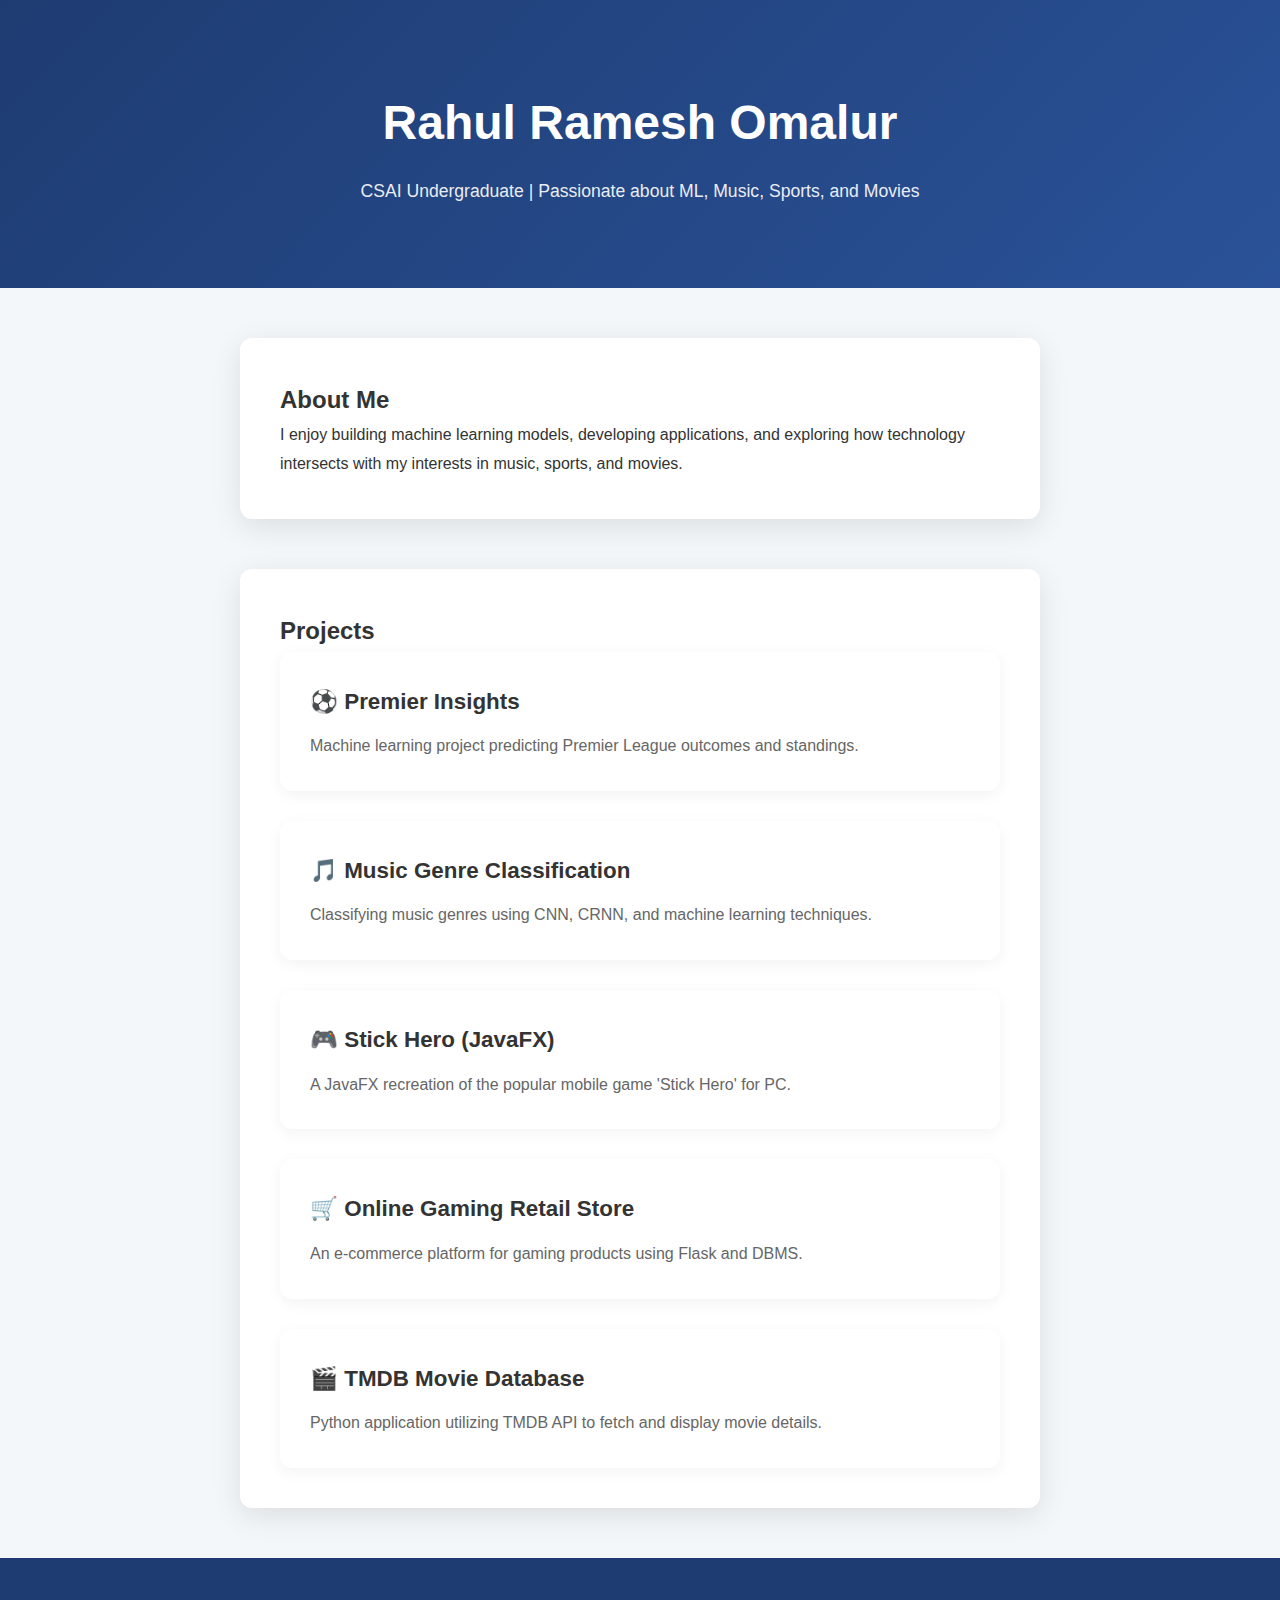
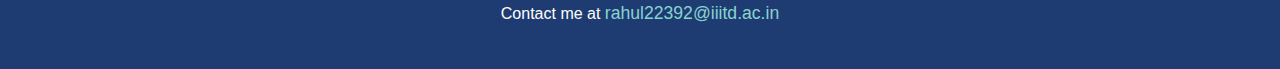
<file: index.html>
<!DOCTYPE html>
<html lang="en">
<head>
    <meta charset="UTF-8">
    <meta name="viewport" content="width=device-width, initial-scale=1.0">
    <title>Rahul Ramesh Omalur | Portfolio</title>
    <link rel="stylesheet" href="assets/css/style.css">
</head>
<body>
    <header>
        <h1>Rahul Ramesh Omalur</h1>
        <p>CSAI Undergraduate | Passionate about ML, Music, Sports, and Movies</p>
    </header>

    <section class="index-layout about">
        <h2>About Me</h2>
        <p>
            I enjoy building machine learning models, developing applications, and exploring how technology intersects 
            with my interests in music, sports, and movies.
        </p>
    </section>

    <section class="index-layout projects">
        <h2>Projects</h2>
        <ul>
            <li>
                <a href="projects/premier-insights.html">⚽ Premier Insights</a>
                <p>Machine learning project predicting Premier League outcomes and standings.</p>
            </li>
            <li>
                <a href="projects/music-genre-classification.html">🎵 Music Genre Classification</a>
                <p>Classifying music genres using CNN, CRNN, and machine learning techniques.</p>
            </li>
            <li>
                <a href="projects/stick-hero.html">🎮 Stick Hero (JavaFX)</a>
                <p>A JavaFX recreation of the popular mobile game 'Stick Hero' for PC.</p>
            </li>
            <li>
                <a href="projects/online-gaming-store.html">🛒 Online Gaming Retail Store</a>
                <p>An e-commerce platform for gaming products using Flask and DBMS.</p>
            </li>
            <li>
                <a href="projects/tmdb-movie-database.html">🎬 TMDB Movie Database</a>
                <p>Python application utilizing TMDB API to fetch and display movie details.</p>
            </li>
        </ul>
    </section>

    <footer>
        <p>Contact me at <a href="mailto:rahul22392@iiitd.ac.in">rahul22392@iiitd.ac.in</a></p>
    </footer>
</body>
</html>
</file>
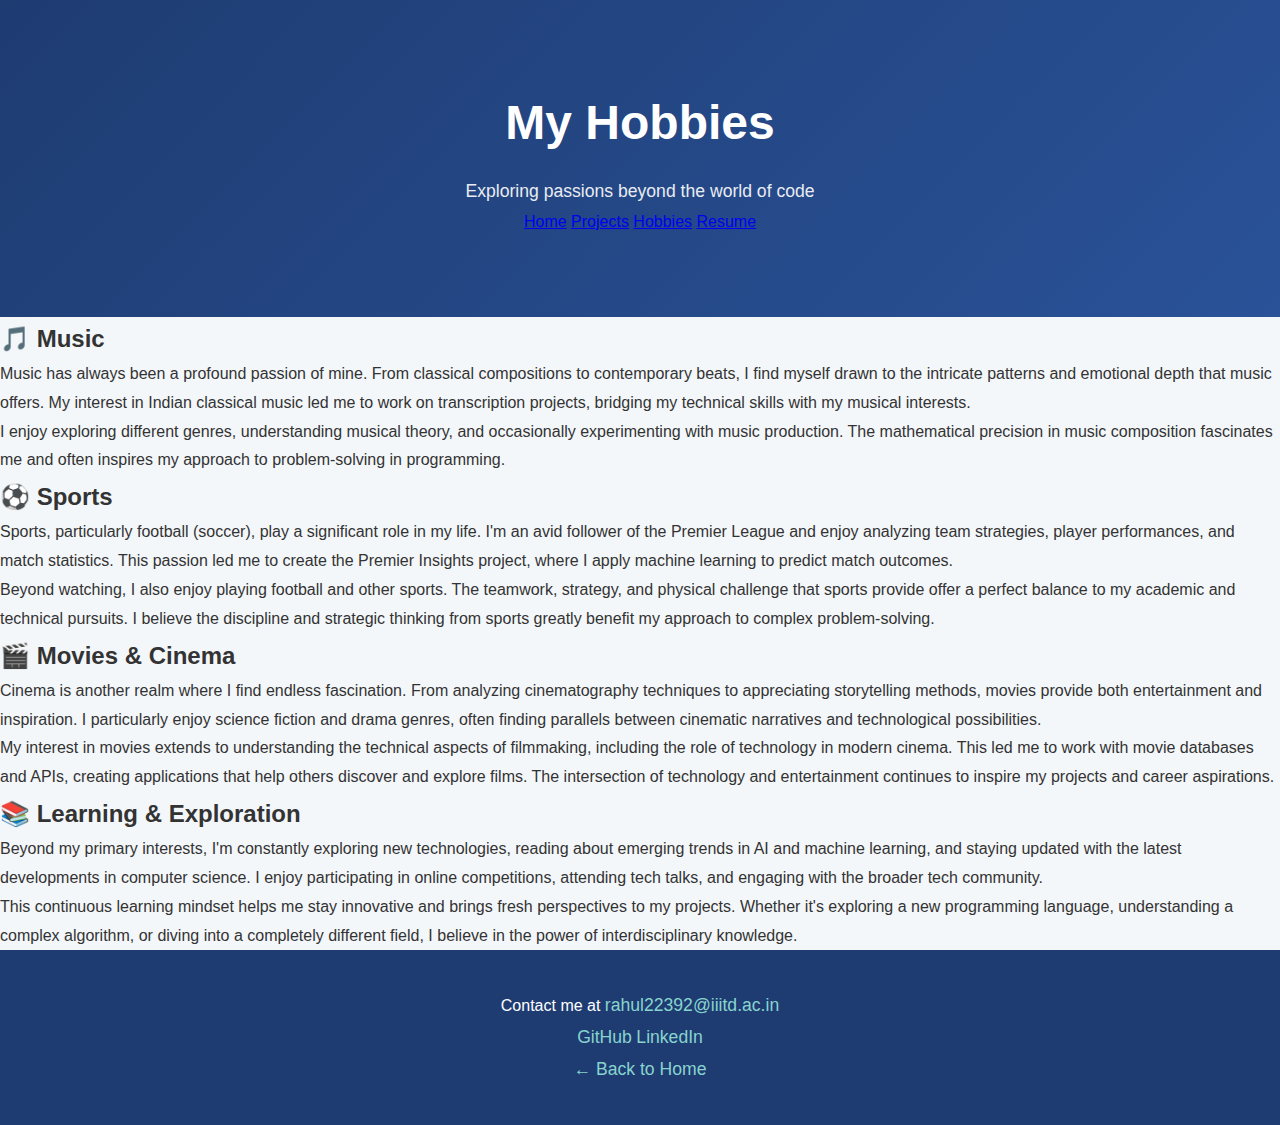
<file: hobbies.html>
<!DOCTYPE html>
<html lang="en">
<head>
    <meta charset="UTF-8">
    <meta name="viewport" content="width=device-width, initial-scale=1.0">
    <title>Hobbies | Rahul Ramesh Omalur</title>
    <link rel="preconnect" href="https://fonts.googleapis.com">
    <link rel="preconnect" href="https://fonts.gstatic.com" crossorigin>
    <link href="https://fonts.googleapis.com/css2?family=Inter:wght@400;500;600;700&family=Playfair+Display:wght@600;700&display=swap" rel="stylesheet">
    <link rel="stylesheet" href="assets/css/style.css">
</head>
<body>
    <header>
        <div class="container">
            <h1>My Hobbies</h1>
            <p>Exploring passions beyond the world of code</p>
            <nav class="main-nav">
                <a href="index.html" class="nav-link">Home</a>
                <a href="projects.html" class="nav-link">Projects</a>
                <a href="hobbies.html" class="nav-link active">Hobbies</a>
                <a href="resume.html" class="nav-link">Resume</a>
            </nav>
        </div>
    </header>

    <main class="container">
        <section class="hobby-section">
            <h2>🎵 Music</h2>
            <p>
                Music has always been a profound passion of mine. From classical compositions to contemporary beats, 
                I find myself drawn to the intricate patterns and emotional depth that music offers. My interest in 
                Indian classical music led me to work on transcription projects, bridging my technical skills with 
                my musical interests.
            </p>
            <p>
                I enjoy exploring different genres, understanding musical theory, and occasionally experimenting with 
                music production. The mathematical precision in music composition fascinates me and often inspires 
                my approach to problem-solving in programming.
            </p>
        </section>

        <section class="hobby-section">
            <h2>⚽ Sports</h2>
            <p>
                Sports, particularly football (soccer), play a significant role in my life. I'm an avid follower of 
                the Premier League and enjoy analyzing team strategies, player performances, and match statistics. 
                This passion led me to create the Premier Insights project, where I apply machine learning to predict 
                match outcomes.
            </p>
            <p>
                Beyond watching, I also enjoy playing football and other sports. The teamwork, strategy, and physical 
                challenge that sports provide offer a perfect balance to my academic and technical pursuits. I believe 
                the discipline and strategic thinking from sports greatly benefit my approach to complex problem-solving.
            </p>
        </section>

        <section class="hobby-section">
            <h2>🎬 Movies & Cinema</h2>
            <p>
                Cinema is another realm where I find endless fascination. From analyzing cinematography techniques to 
                appreciating storytelling methods, movies provide both entertainment and inspiration. I particularly 
                enjoy science fiction and drama genres, often finding parallels between cinematic narratives and 
                technological possibilities.
            </p>
            <p>
                My interest in movies extends to understanding the technical aspects of filmmaking, including the role 
                of technology in modern cinema. This led me to work with movie databases and APIs, creating applications 
                that help others discover and explore films. The intersection of technology and entertainment continues 
                to inspire my projects and career aspirations.
            </p>
        </section>

        <section class="hobby-section">
            <h2>📚 Learning & Exploration</h2>
            <p>
                Beyond my primary interests, I'm constantly exploring new technologies, reading about emerging trends 
                in AI and machine learning, and staying updated with the latest developments in computer science. 
                I enjoy participating in online competitions, attending tech talks, and engaging with the broader 
                tech community.
            </p>
            <p>
                This continuous learning mindset helps me stay innovative and brings fresh perspectives to my projects. 
                Whether it's exploring a new programming language, understanding a complex algorithm, or diving into 
                a completely different field, I believe in the power of interdisciplinary knowledge.
            </p>
        </section>
    </main>

    <footer>
        <div class="container">
            <div class="footer-content">
                <p>Contact me at <a href="mailto:rahul22392@iiitd.ac.in" class="footer__link">rahul22392@iiitd.ac.in</a></p>
                <div class="social-links">
                    <a href="https://github.com/Rahul14052004" target="_blank" class="footer__link">GitHub</a>
                    <a href="https://linkedin.com/in/rahul-ramesh-omalur" target="_blank" class="footer__link">LinkedIn</a>
                </div>
                <p><a href="index.html" class="footer__link">← Back to Home</a></p>
            </div>
        </div>
    </footer>
</body>
</html>
</file>
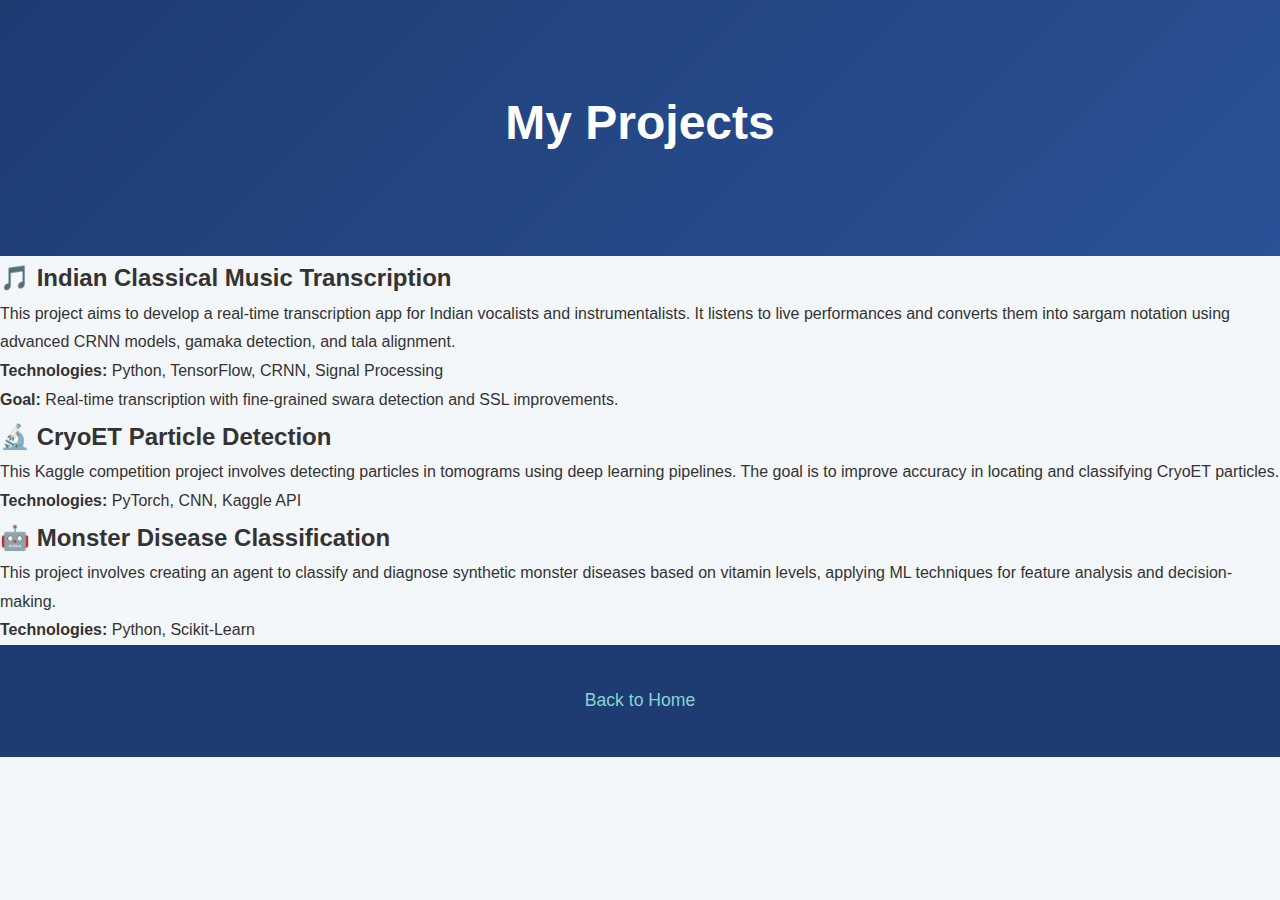
<file: projects.html>
<!DOCTYPE html>
<html lang="en">
<head>
    <meta charset="UTF-8">
    <meta name="viewport" content="width=device-width, initial-scale=1.0">
    <title>Projects | Sumeet Omalur</title>
    <link rel="stylesheet" href="assets/css/style.css">
</head>
<body>
    <header>
        <h1>My Projects</h1>
    </header>

    <section id="icm">
        <h2>🎵 Indian Classical Music Transcription</h2>
        <p>
            This project aims to develop a real-time transcription app for Indian vocalists and instrumentalists. 
            It listens to live performances and converts them into sargam notation using advanced CRNN models, gamaka detection, and tala alignment.
        </p>
        <p><b>Technologies:</b> Python, TensorFlow, CRNN, Signal Processing</p>
        <p><b>Goal:</b> Real-time transcription with fine-grained swara detection and SSL improvements.</p>
    </section>

    <section id="cryoet">
        <h2>🔬 CryoET Particle Detection</h2>
        <p>
            This Kaggle competition project involves detecting particles in tomograms using deep learning pipelines. 
            The goal is to improve accuracy in locating and classifying CryoET particles.
        </p>
        <p><b>Technologies:</b> PyTorch, CNN, Kaggle API</p>
    </section>

    <section id="ml">
        <h2>🤖 Monster Disease Classification</h2>
        <p>
            This project involves creating an agent to classify and diagnose synthetic monster diseases based on vitamin levels, 
            applying ML techniques for feature analysis and decision-making.
        </p>
        <p><b>Technologies:</b> Python, Scikit-Learn</p>
    </section>

    <footer>
        <p><a href="index.html">Back to Home</a></p>
    </footer>
</body>
</html>
</file>
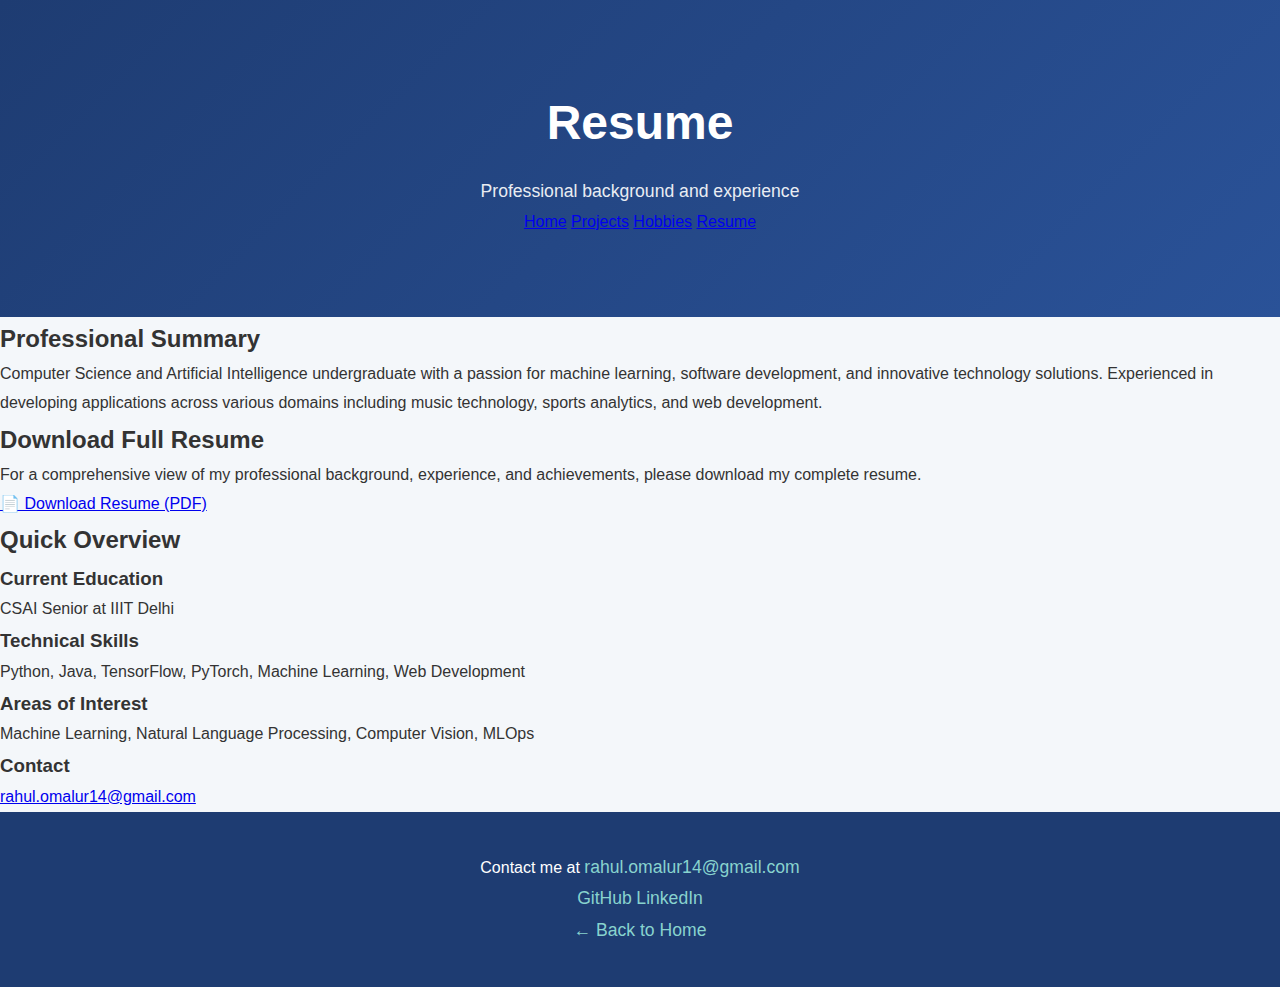
<file: resume.html>
<!DOCTYPE html>
<html lang="en">
<head>
    <meta charset="UTF-8">
    <meta name="viewport" content="width=device-width, initial-scale=1.0">
    <title>Resume | Rahul Ramesh Omalur</title>
    <link rel="preconnect" href="https://fonts.googleapis.com">
    <link rel="preconnect" href="https://fonts.gstatic.com" crossorigin>
    <link href="https://fonts.googleapis.com/css2?family=Inter:wght@400;500;600;700&family=Playfair+Display:wght@600;700&display=swap" rel="stylesheet">
    <link rel="stylesheet" href="assets/css/style.css">
</head>
<body>
    <header>
        <div class="container">
            <h1>Resume</h1>
            <p>Professional background and experience</p>
            <nav class="main-nav">
                <a href="index.html" class="nav-link">Home</a>
                <a href="projects.html" class="nav-link">Projects</a>
                <a href="hobbies.html" class="nav-link">Hobbies</a>
                <a href="resume.html" class="nav-link active">Resume</a>
            </nav>
        </div>
    </header>

    <main class="container">
        <section class="resume-section">
            <h2>Professional Summary</h2>
            <p>
                Computer Science and Artificial Intelligence undergraduate with a passion for machine learning, 
                software development, and innovative technology solutions. Experienced in developing applications 
                across various domains including music technology, sports analytics, and web development.
            </p>
        </section>

        <section class="resume-section">
            <h2>Download Full Resume</h2>
            <div class="resume-download">
                <p>For a comprehensive view of my professional background, experience, and achievements, please download my complete resume.</p>
                <a href="assets/css/Rahul_Resume.pdf" class="resume-download-btn" target="_blank">
                    📄 Download Resume (PDF)
                </a>
                
            </div>
        </section>

        <section class="resume-section">
            <h2>Quick Overview</h2>
            <div class="resume-overview">
                <div class="overview-item">
                    <h3>Current Education</h3>
                    <p>CSAI Senior at IIIT Delhi</p>
                </div>
                <div class="overview-item">
                    <h3>Technical Skills</h3>
                    <p>Python, Java, TensorFlow, PyTorch, Machine Learning, Web Development</p>
                </div>
                <div class="overview-item">
                    <h3>Areas of Interest</h3>
                    <p>Machine Learning, Natural Language Processing, Computer Vision, MLOps</p>
                </div>
                <div class="overview-item">
                    <h3>Contact</h3>
                    <p><a href="mailto:rahul.omalur14@gmail.com">rahul.omalur14@gmail.com</a></p>
                </div>
            </div>
        </section>
    </main>

    <footer>
        <div class="container">
            <div class="footer-content">
                <p>Contact me at <a href="mailto:rahul.omalur14@gmail.com" class="footer__link">rahul.omalur14@gmail.com</a></p>
                <div class="social-links">
                    <a href="https://github.com/rahulomalur" target="_blank" class="footer__link">GitHub</a>
                    <a href="https://www.linkedin.com/in/rahul-omalur" target="_blank" class="footer__link">LinkedIn</a>
                </div>
                <p><a href="index.html" class="footer__link">← Back to Home</a></p>
            </div>
        </div>
    </footer>
</body>
</html>
</file>
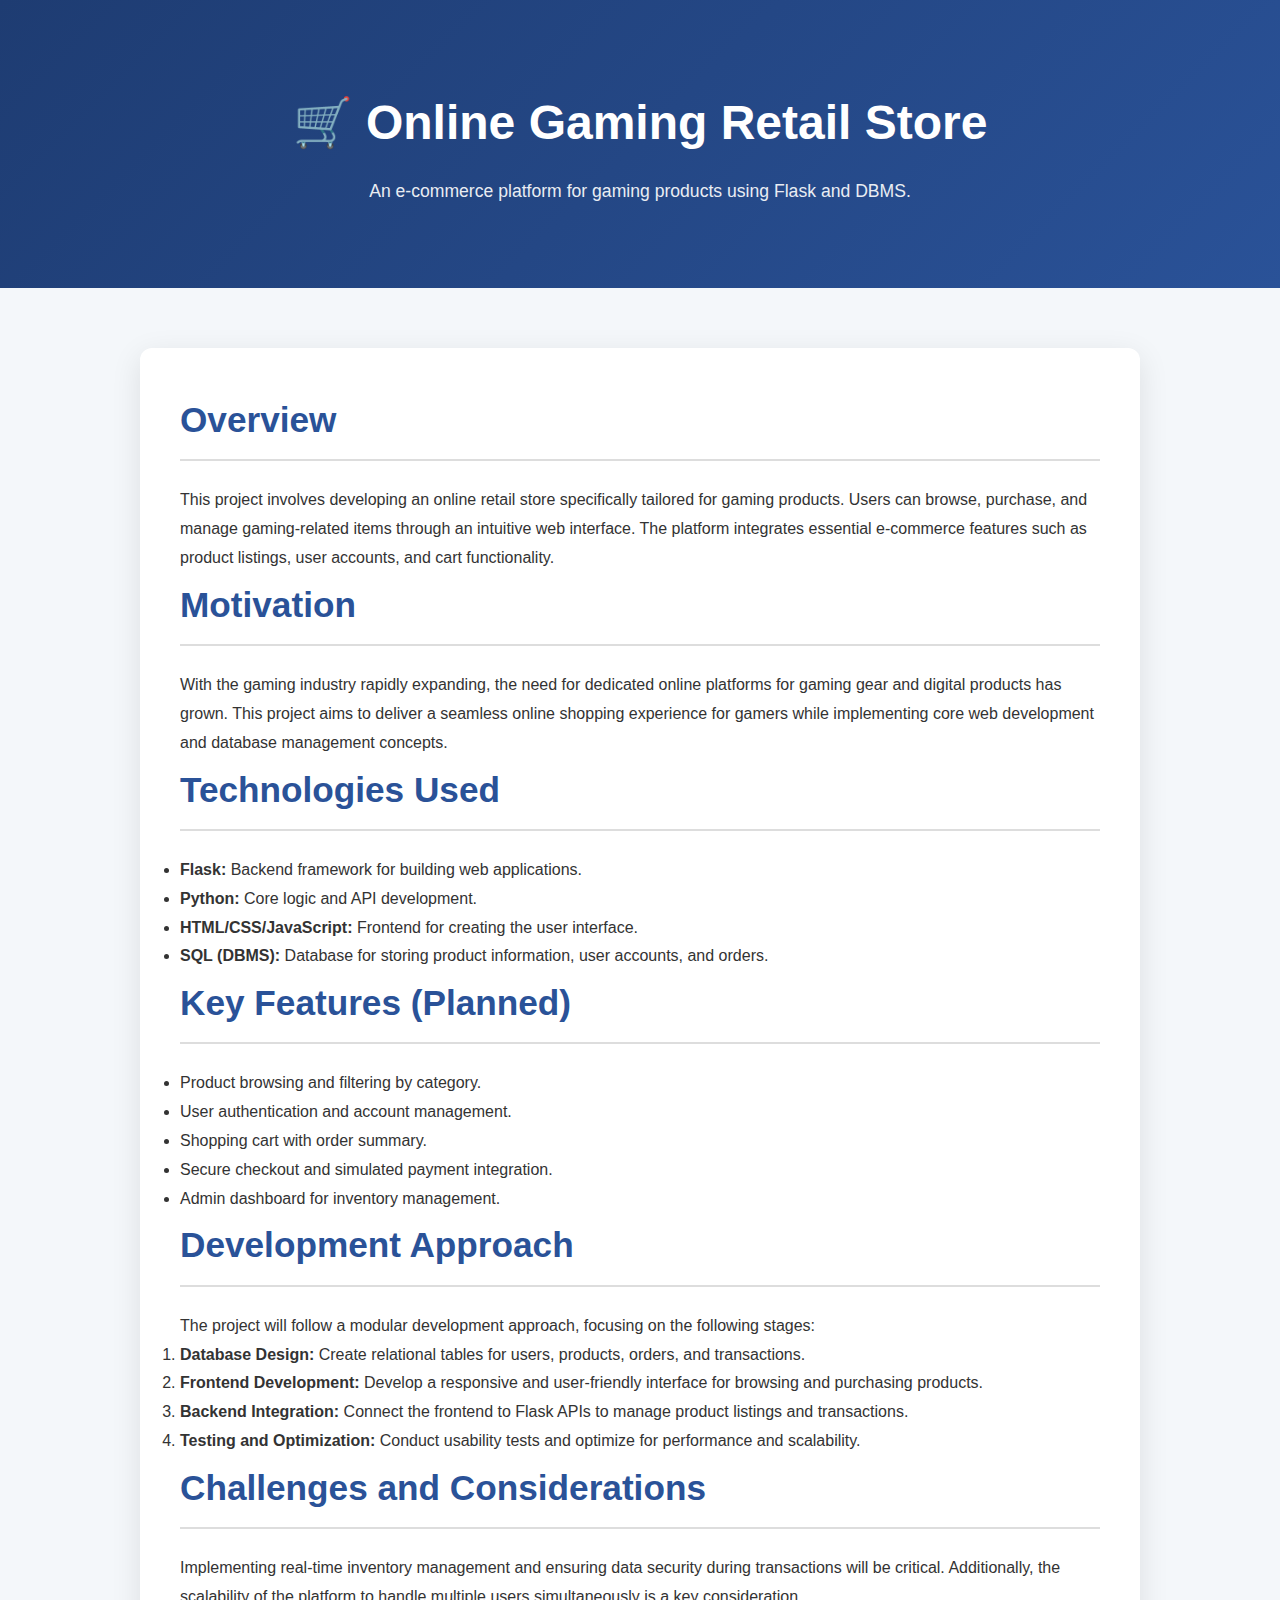
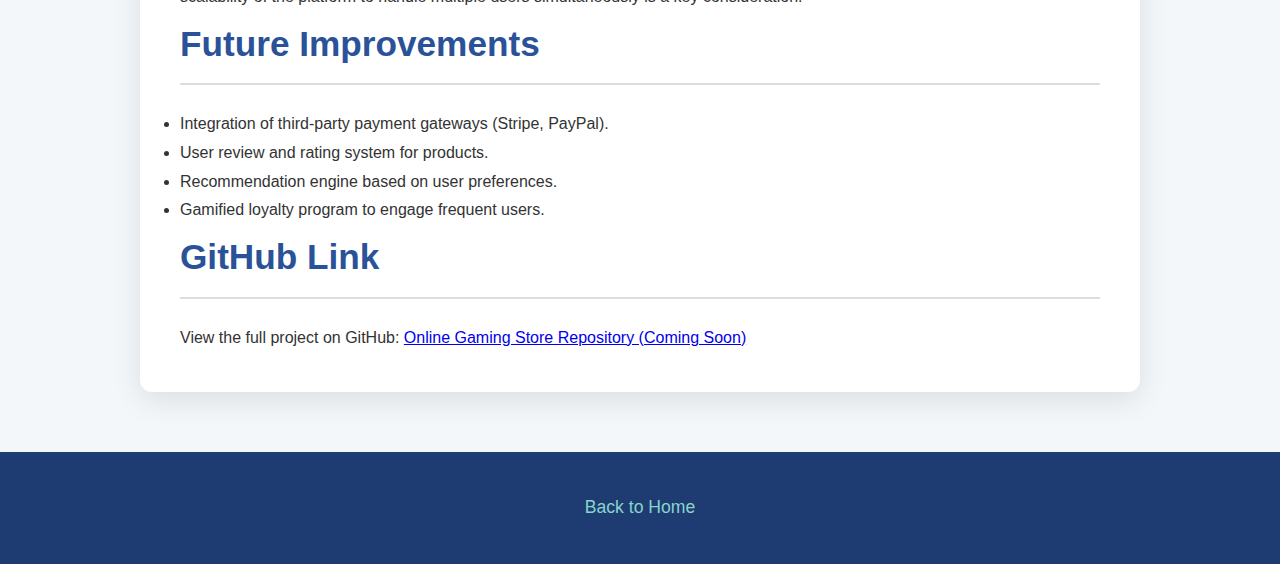
<file: projects/online-gaming-store.html>
<!DOCTYPE html>
<html lang="en">
<head>
    <meta charset="UTF-8">
    <meta name="viewport" content="width=device-width, initial-scale=1.0">
    <title>Online Gaming Retail Store | Project</title>
    <link rel="stylesheet" href="../assets/css/style.css">
</head>
<body>
    <header>
        <h1>🛒 Online Gaming Retail Store</h1>
        <p>An e-commerce platform for gaming products using Flask and DBMS.</p>
    </header>

    <section class="project-detail">
        <h2>Overview</h2>
        <p>
            This project involves developing an online retail store specifically tailored for gaming products. 
            Users can browse, purchase, and manage gaming-related items through an intuitive web interface. 
            The platform integrates essential e-commerce features such as product listings, user accounts, and cart functionality.
        </p>

        <h2>Motivation</h2>
        <p>
            With the gaming industry rapidly expanding, the need for dedicated online platforms for gaming gear and digital products has grown. 
            This project aims to deliver a seamless online shopping experience for gamers while implementing core web development and database management concepts.
        </p>

        <h2>Technologies Used</h2>
        <ul>
            <li><strong>Flask:</strong> Backend framework for building web applications.</li>
            <li><strong>Python:</strong> Core logic and API development.</li>
            <li><strong>HTML/CSS/JavaScript:</strong> Frontend for creating the user interface.</li>
            <li><strong>SQL (DBMS):</strong> Database for storing product information, user accounts, and orders.</li>
        </ul>

        <h2>Key Features (Planned)</h2>
        <ul>
            <li>Product browsing and filtering by category.</li>
            <li>User authentication and account management.</li>
            <li>Shopping cart with order summary.</li>
            <li>Secure checkout and simulated payment integration.</li>
            <li>Admin dashboard for inventory management.</li>
        </ul>

        <h2>Development Approach</h2>
        <p>
            The project will follow a modular development approach, focusing on the following stages:
        </p>
        <ol>
            <li><strong>Database Design:</strong> Create relational tables for users, products, orders, and transactions.</li>
            <li><strong>Frontend Development:</strong> Develop a responsive and user-friendly interface for browsing and purchasing products.</li>
            <li><strong>Backend Integration:</strong> Connect the frontend to Flask APIs to manage product listings and transactions.</li>
            <li><strong>Testing and Optimization:</strong> Conduct usability tests and optimize for performance and scalability.</li>
        </ol>

        <h2>Challenges and Considerations</h2>
        <p>
            Implementing real-time inventory management and ensuring data security during transactions will be critical. 
            Additionally, the scalability of the platform to handle multiple users simultaneously is a key consideration.
        </p>

        <h2>Future Improvements</h2>
        <ul>
            <li>Integration of third-party payment gateways (Stripe, PayPal).</li>
            <li>User review and rating system for products.</li>
            <li>Recommendation engine based on user preferences.</li>
            <li>Gamified loyalty program to engage frequent users.</li>
        </ul>

        <h2>GitHub Link</h2>
        <p>
            View the full project on GitHub:  
            <a href="#" target="_blank">Online Gaming Store Repository (Coming Soon)</a>
        </p>
    </section>

    <footer>
        <p><a href="../index.html">Back to Home</a></p>
    </footer>
</body>
</html>
</file>
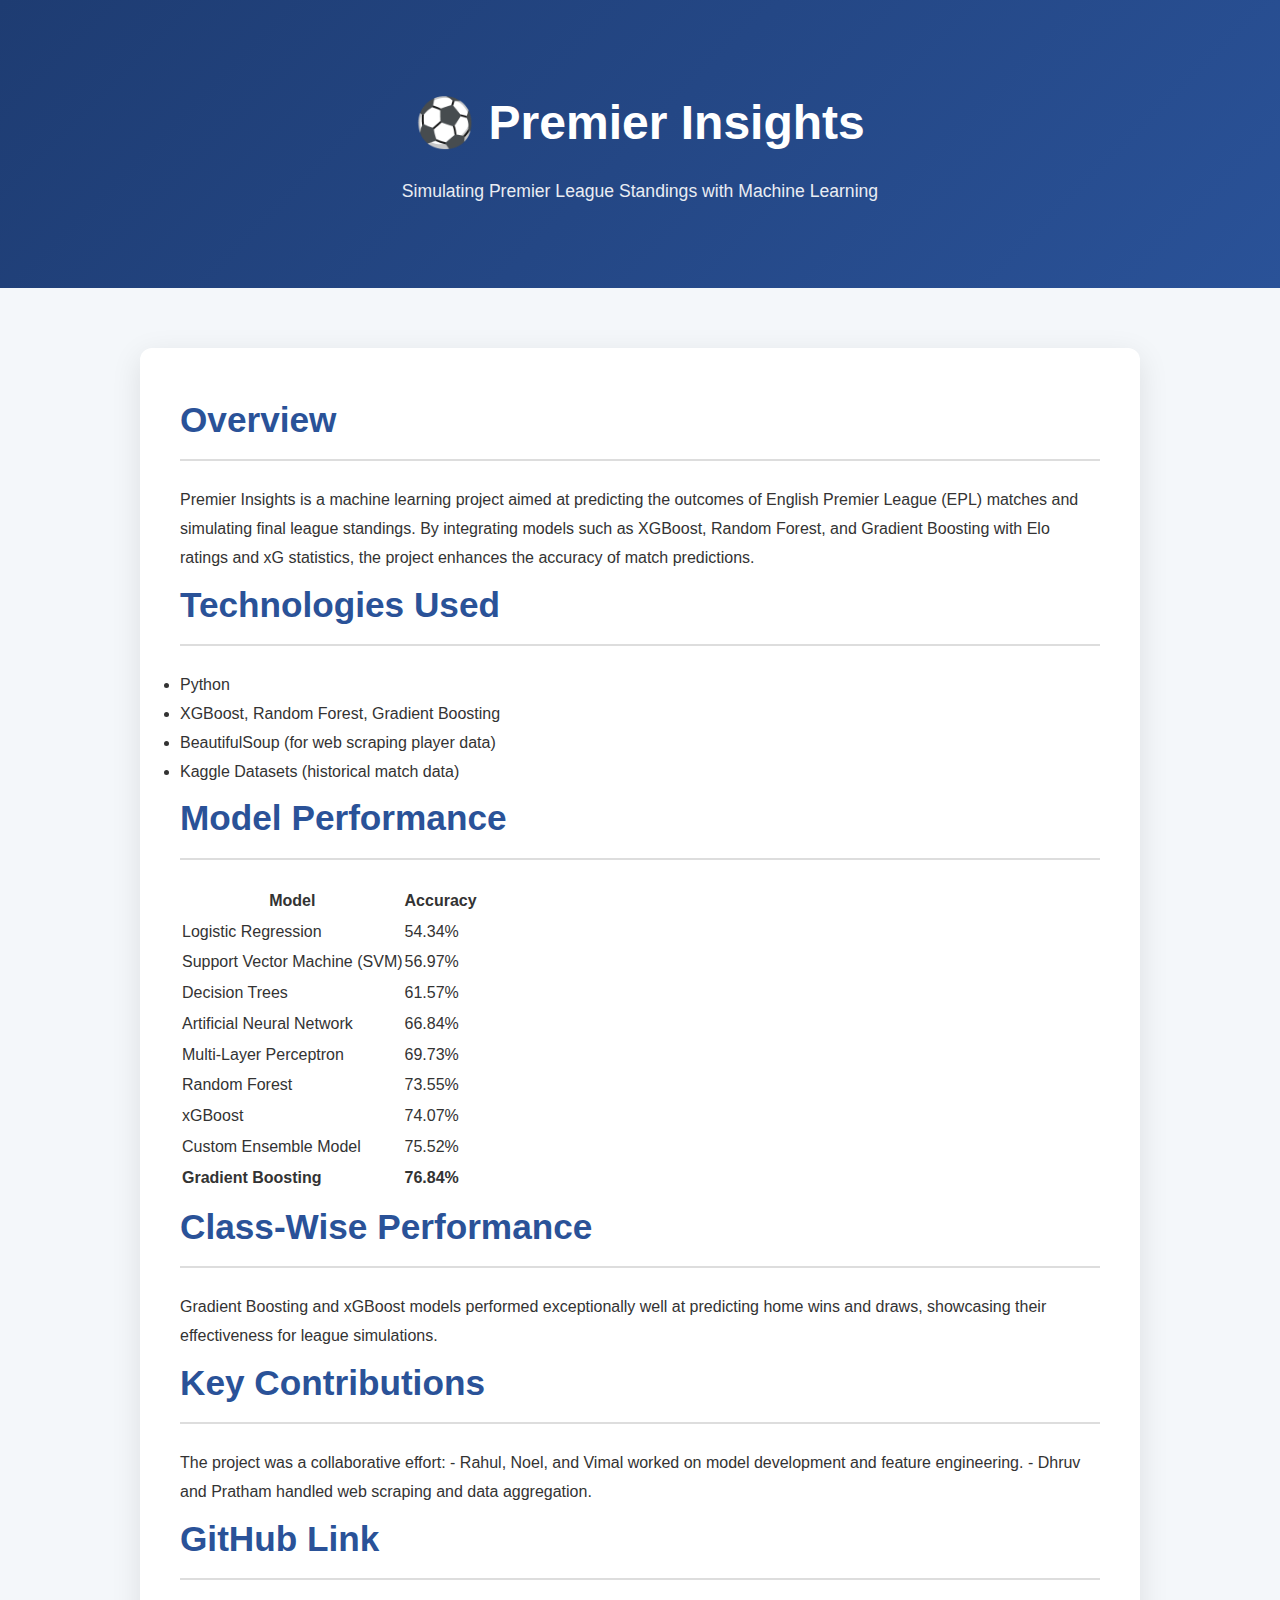
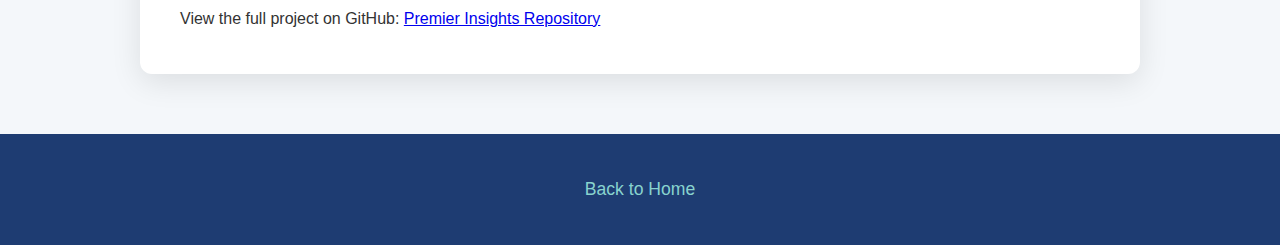
<file: projects/premier-insights.html>
<!DOCTYPE html>
<html lang="en">
<head>
    <meta charset="UTF-8">
    <meta name="viewport" content="width=device-width, initial-scale=1.0">
    <title>Premier Insights | Project</title>
    <link rel="stylesheet" href="../assets/css/style.css">
</head>
<body>
    <header>
        <h1>⚽ Premier Insights</h1>
        <p>Simulating Premier League Standings with Machine Learning</p>
    </header>

    <section class="project-detail">
        <h2>Overview</h2>
        <p>
            Premier Insights is a machine learning project aimed at predicting the outcomes of English Premier League (EPL) matches and simulating final league standings.
            By integrating models such as XGBoost, Random Forest, and Gradient Boosting with Elo ratings and xG statistics, the project enhances the accuracy of match predictions.
        </p>

        <h2>Technologies Used</h2>
        <ul>
            <li>Python</li>
            <li>XGBoost, Random Forest, Gradient Boosting</li>
            <li>BeautifulSoup (for web scraping player data)</li>
            <li>Kaggle Datasets (historical match data)</li>
        </ul>

        <h2>Model Performance</h2>
        <table>
            <tr>
                <th>Model</th>
                <th>Accuracy</th>
            </tr>
            <tr>
                <td>Logistic Regression</td>
                <td>54.34%</td>
            </tr>
            <tr>
                <td>Support Vector Machine (SVM)</td>
                <td>56.97%</td>
            </tr>
            <tr>
                <td>Decision Trees</td>
                <td>61.57%</td>
            </tr>
            <tr>
                <td>Artificial Neural Network</td>
                <td>66.84%</td>
            </tr>
            <tr>
                <td>Multi-Layer Perceptron</td>
                <td>69.73%</td>
            </tr>
            <tr>
                <td>Random Forest</td>
                <td>73.55%</td>
            </tr>
            <tr>
                <td>xGBoost</td>
                <td>74.07%</td>
            </tr>
            <tr>
                <td>Custom Ensemble Model</td>
                <td>75.52%</td>
            </tr>
            <tr>
                <td><strong>Gradient Boosting</strong></td>
                <td><strong>76.84%</strong></td>
            </tr>
        </table>

        <h2>Class-Wise Performance</h2>
        <p>Gradient Boosting and xGBoost models performed exceptionally well at predicting home wins and draws, showcasing their effectiveness for league simulations.</p>

        <h2>Key Contributions</h2>
        <p>
            The project was a collaborative effort:  
            - Rahul, Noel, and Vimal worked on model development and feature engineering.  
            - Dhruv and Pratham handled web scraping and data aggregation.
        </p>

        <h2>GitHub Link</h2>
        <p>
            View the full project on GitHub:  
            <a href="https://github.com/ML-Project-PremierInsights" target="_blank">Premier Insights Repository</a>
        </p>
    </section>

    <footer>
        <p><a href="../index.html">Back to Home</a></p>
    </footer>
</body>
</html>
</file>
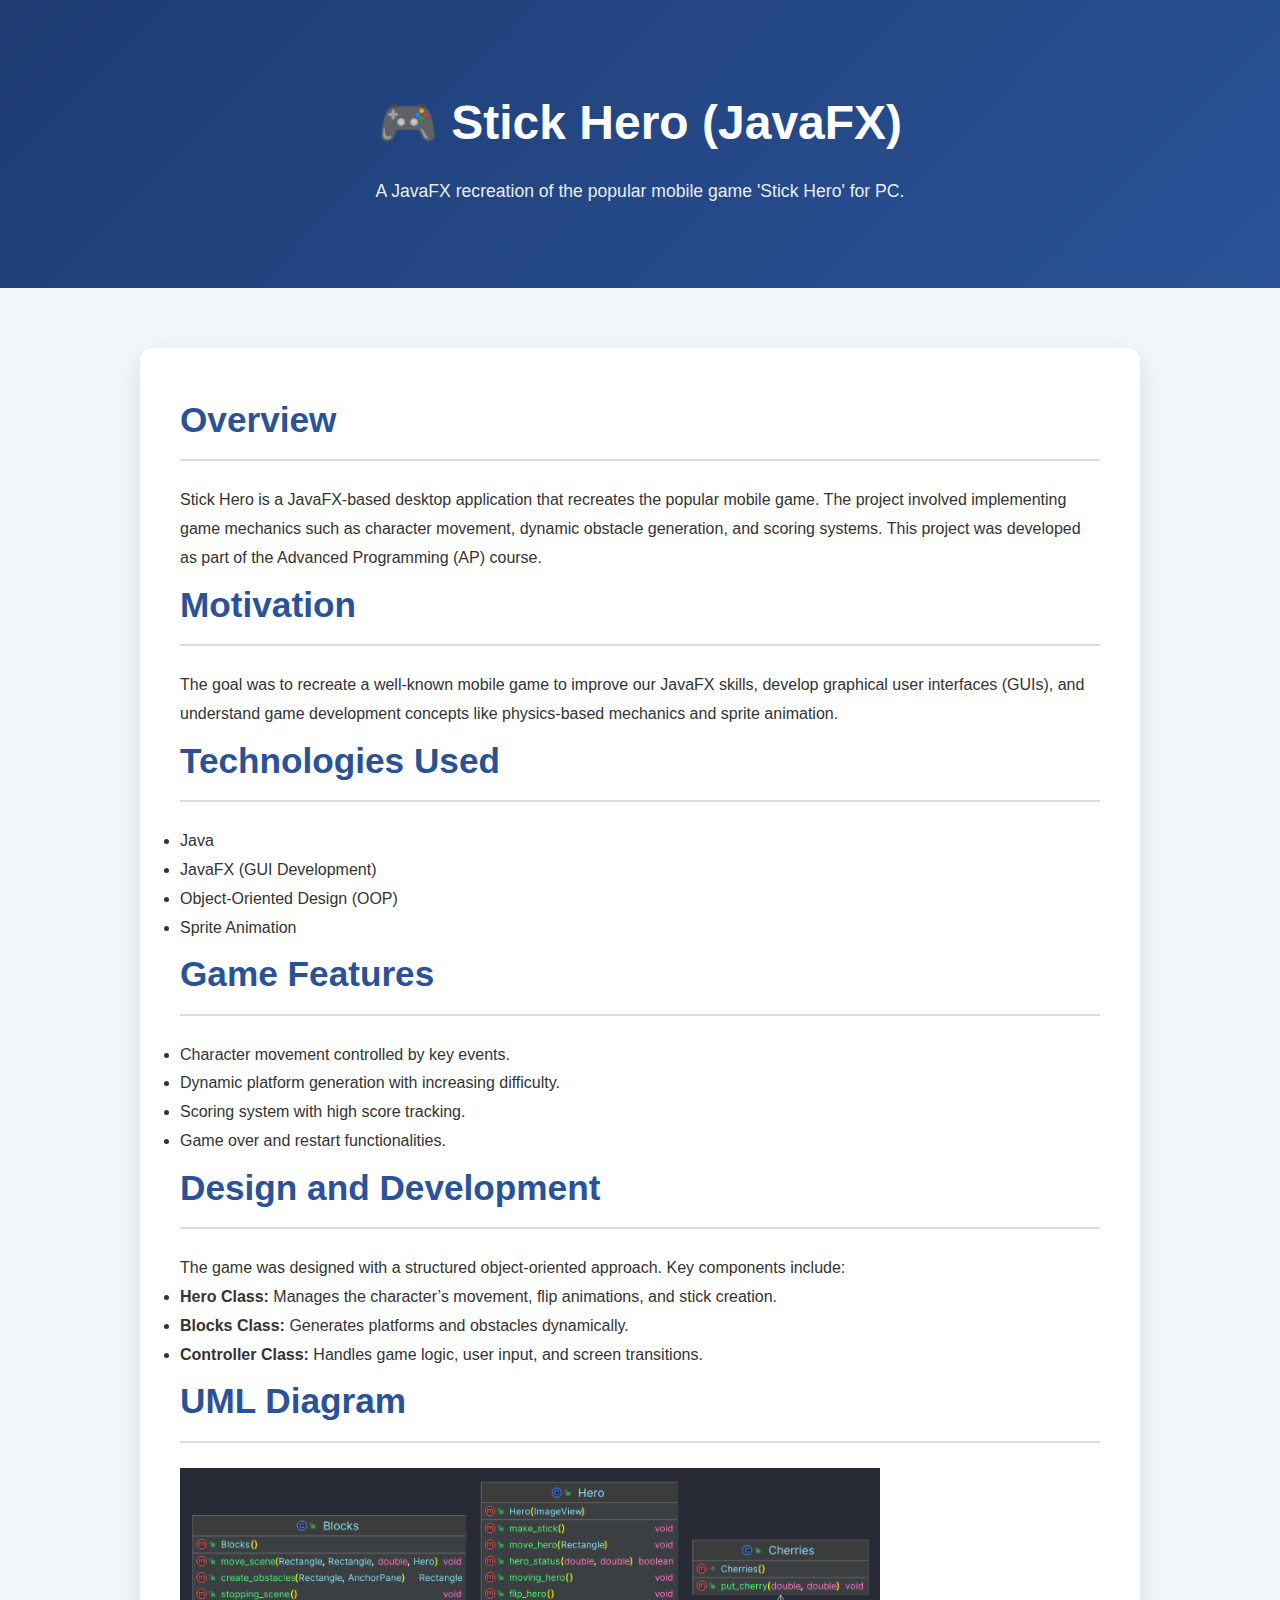
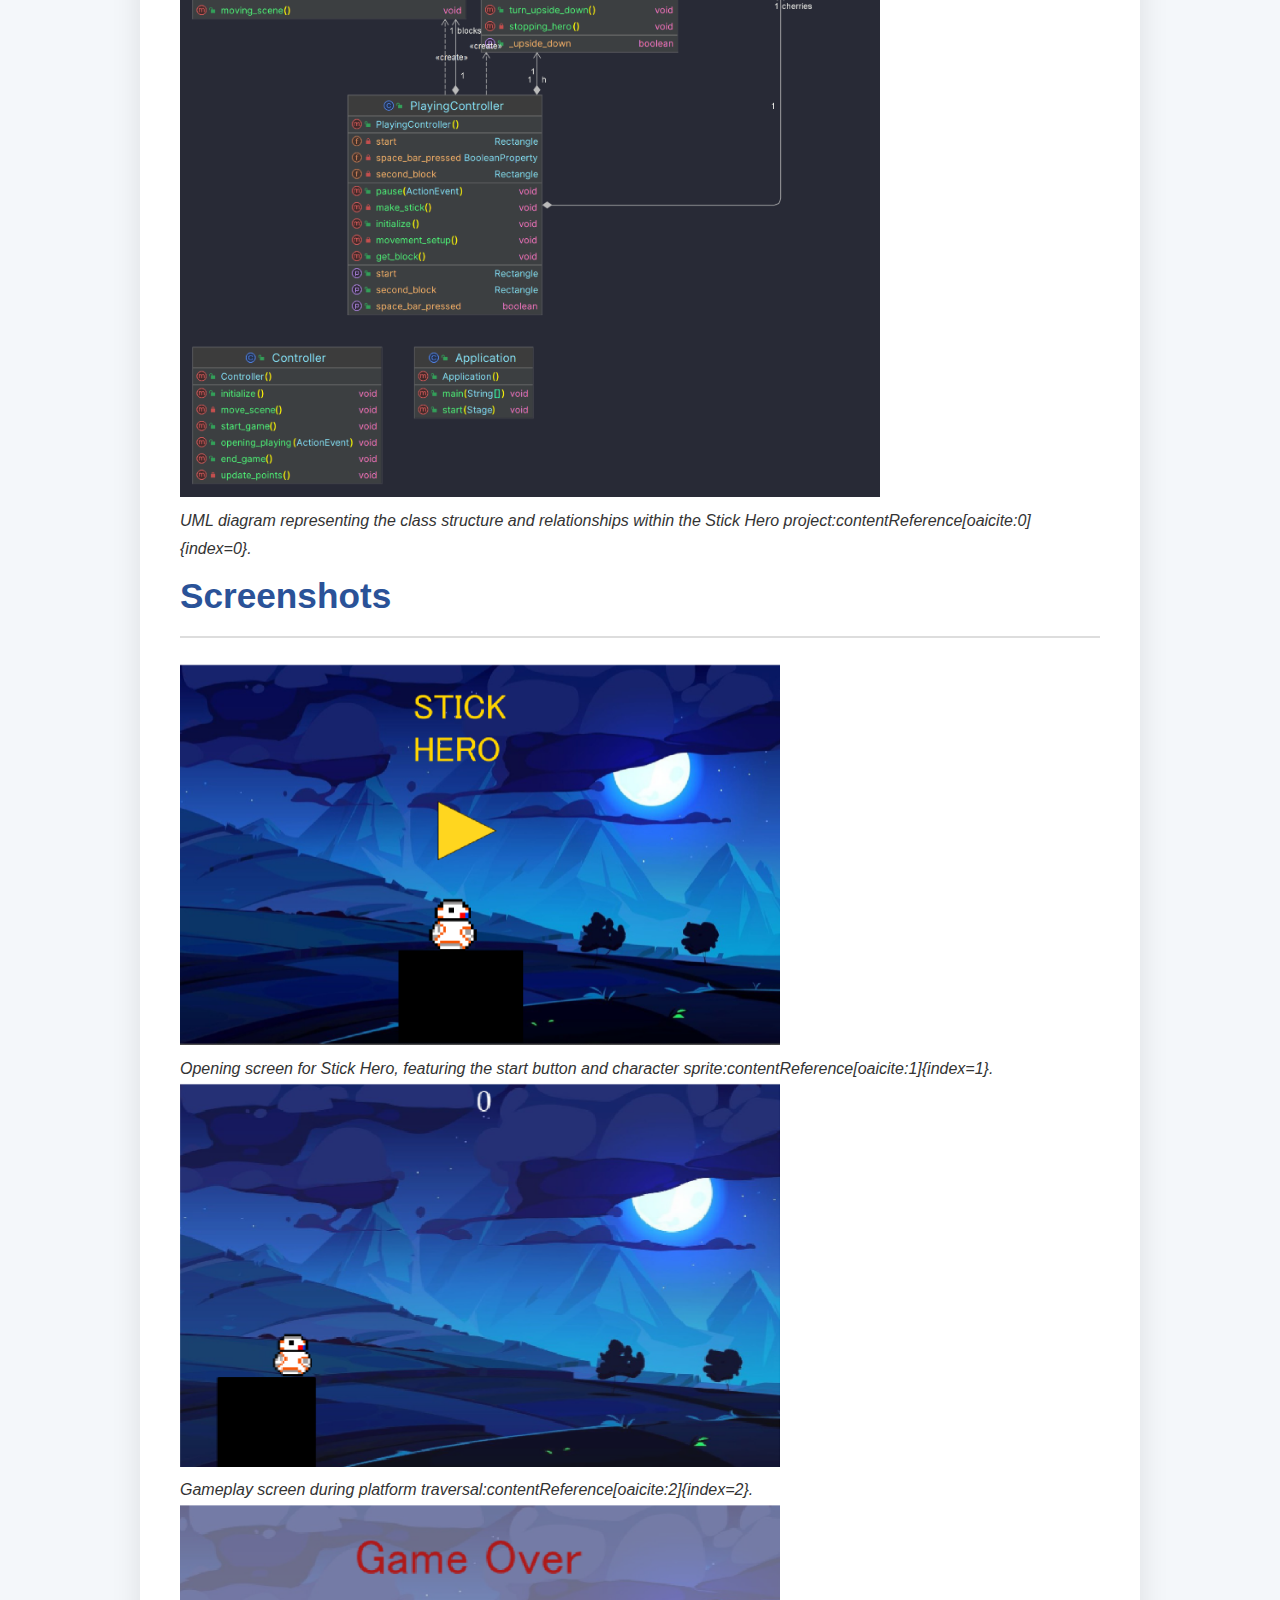
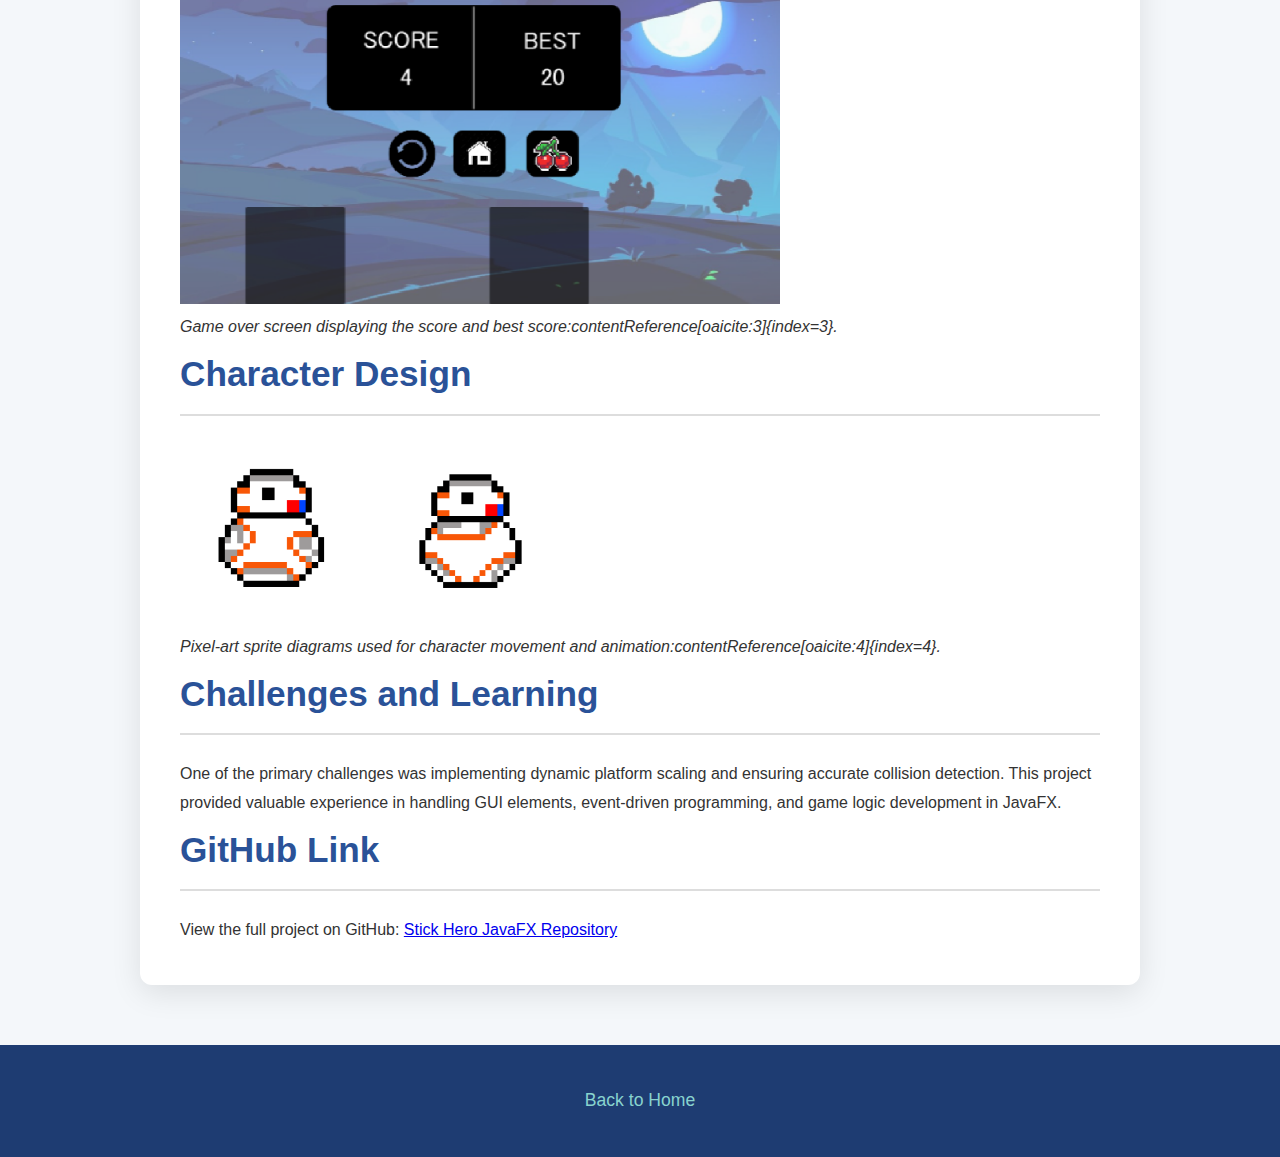
<file: projects/stick-hero.html>
<!DOCTYPE html>
<html lang="en">
<head>
    <meta charset="UTF-8">
    <meta name="viewport" content="width=device-width, initial-scale=1.0">
    <title>Stick Hero | Project</title>
    <link rel="stylesheet" href="../assets/css/style.css">
</head>
<body>
    <header>
        <h1>🎮 Stick Hero (JavaFX)</h1>
        <p>A JavaFX recreation of the popular mobile game 'Stick Hero' for PC.</p>
    </header>

    <section class="project-detail">
        <h2>Overview</h2>
        <p>
            Stick Hero is a JavaFX-based desktop application that recreates the popular mobile game. 
            The project involved implementing game mechanics such as character movement, dynamic obstacle generation, and scoring systems.
            This project was developed as part of the Advanced Programming (AP) course.
        </p>

        <h2>Motivation</h2>
        <p>
            The goal was to recreate a well-known mobile game to improve our JavaFX skills, develop graphical user interfaces (GUIs), 
            and understand game development concepts like physics-based mechanics and sprite animation.
        </p>

        <h2>Technologies Used</h2>
        <ul>
            <li>Java</li>
            <li>JavaFX (GUI Development)</li>
            <li>Object-Oriented Design (OOP)</li>
            <li>Sprite Animation</li>
        </ul>

        <h2>Game Features</h2>
        <ul>
            <li>Character movement controlled by key events.</li>
            <li>Dynamic platform generation with increasing difficulty.</li>
            <li>Scoring system with high score tracking.</li>
            <li>Game over and restart functionalities.</li>
        </ul>

        <h2>Design and Development</h2>
        <p>
            The game was designed with a structured object-oriented approach. 
            Key components include:
        </p>
        <ul>
            <li><strong>Hero Class:</strong> Manages the character’s movement, flip animations, and stick creation.</li>
            <li><strong>Blocks Class:</strong> Generates platforms and obstacles dynamically.</li>
            <li><strong>Controller Class:</strong> Handles game logic, user input, and screen transitions.</li>
        </ul>

        <h2>UML Diagram</h2>
        <img src="../assets/img/uml-diagram-stickhero.png" alt="Stick Hero UML Diagram" width="700px">
        <p><i>UML diagram representing the class structure and relationships within the Stick Hero project&#8203;:contentReference[oaicite:0]{index=0}.</i></p>

        <h2>Screenshots</h2>
        <img src="../assets/img/stick-hero-opening.png" alt="Stick Hero Opening Screen" width="600px">
        <p><i>Opening screen for Stick Hero, featuring the start button and character sprite&#8203;:contentReference[oaicite:1]{index=1}.</i></p>

        <img src="../assets/img/stick-hero-playing.png" alt="Stick Hero Playing Screen" width="600px">
        <p><i>Gameplay screen during platform traversal&#8203;:contentReference[oaicite:2]{index=2}.</i></p>

        <img src="../assets/img/stick-hero-gameover.png" alt="Stick Hero Game Over Screen" width="600px">
        <p><i>Game over screen displaying the score and best score&#8203;:contentReference[oaicite:3]{index=3}.</i></p>

        <h2>Character Design</h2>
        <img src="../assets/img/stick-hero-sprites.png" alt="Character Sprite Diagrams" width="400px">
        <p><i>Pixel-art sprite diagrams used for character movement and animation&#8203;:contentReference[oaicite:4]{index=4}.</i></p>

        <h2>Challenges and Learning</h2>
        <p>
            One of the primary challenges was implementing dynamic platform scaling and ensuring accurate collision detection. 
            This project provided valuable experience in handling GUI elements, event-driven programming, and game logic development in JavaFX.
        </p>

        <h2>GitHub Link</h2>
        <p>
            View the full project on GitHub:  
            <a href="https://github.com/Rahul14052004/Stick_Hero" target="_blank">Stick Hero JavaFX Repository</a>
        </p>
    </section>

    <footer>
        <p><a href="../index.html">Back to Home</a></p>
    </footer>
</body>
</html>
</file>
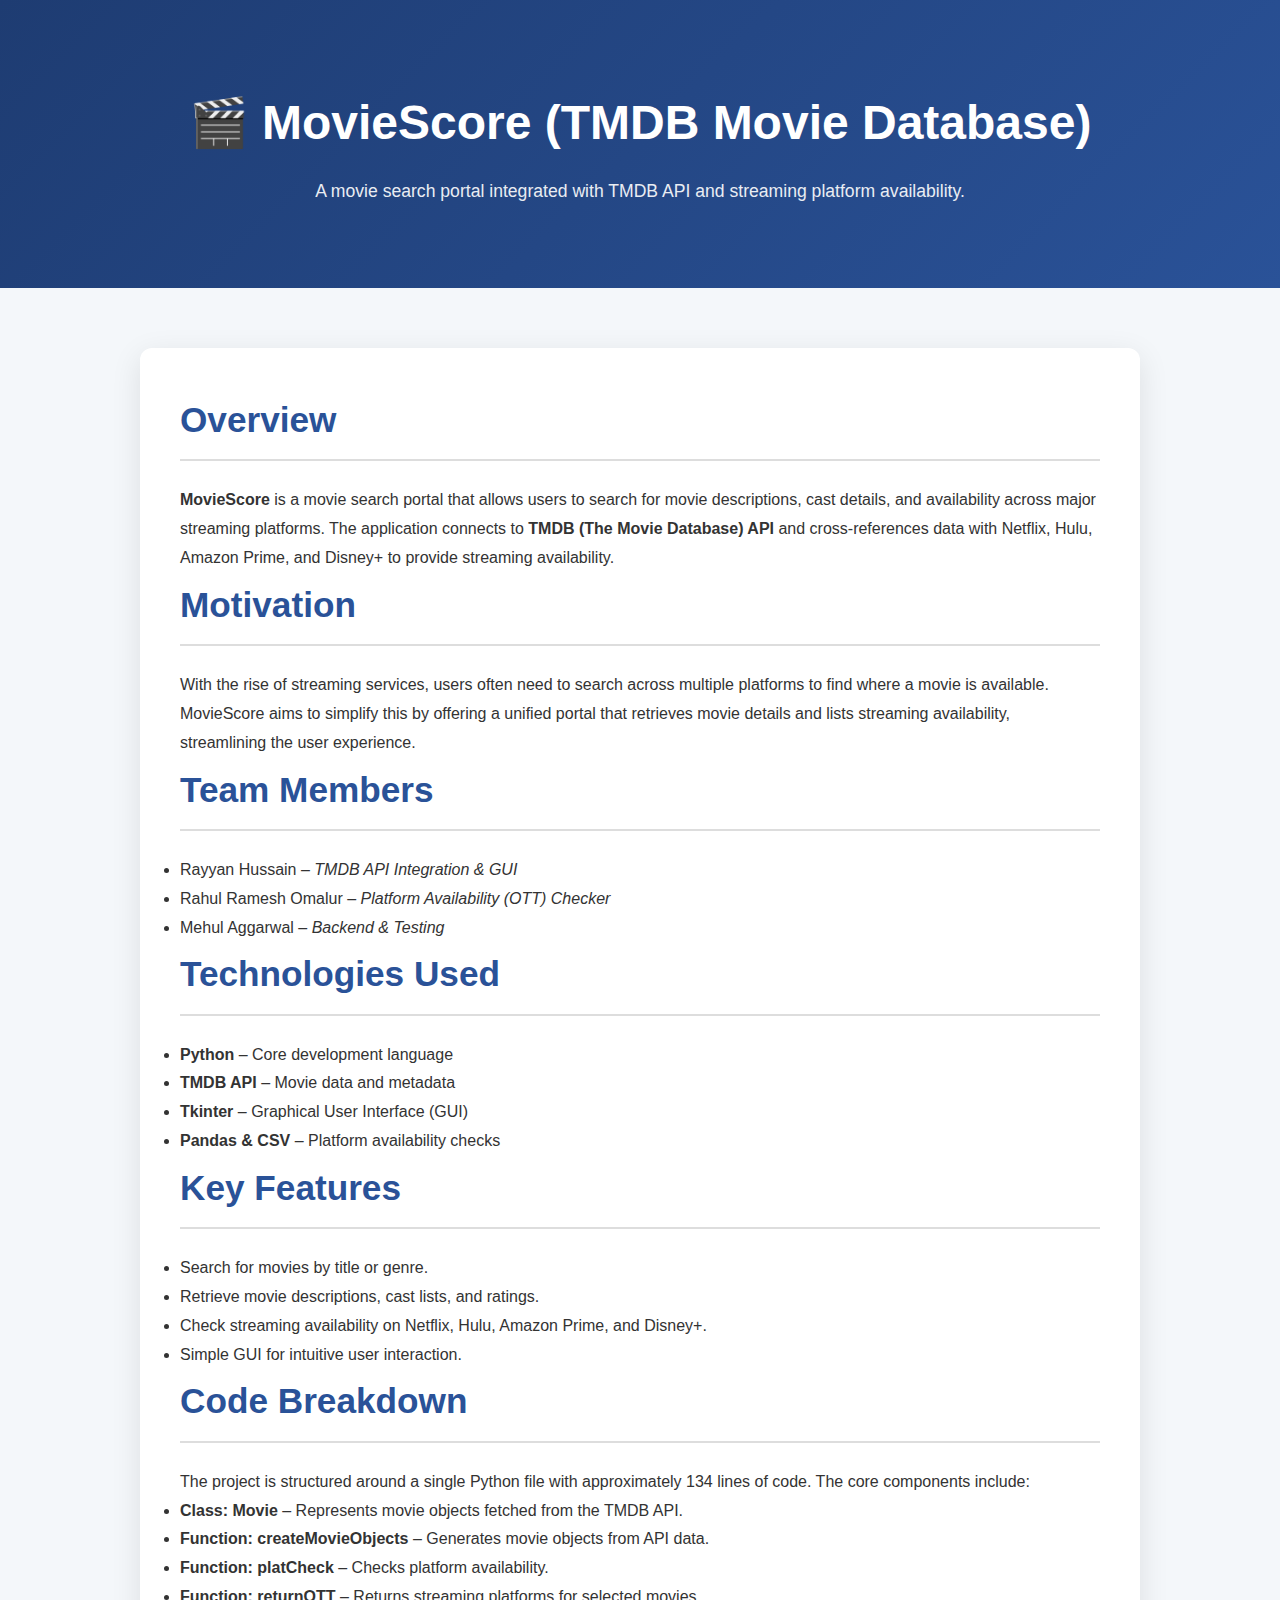
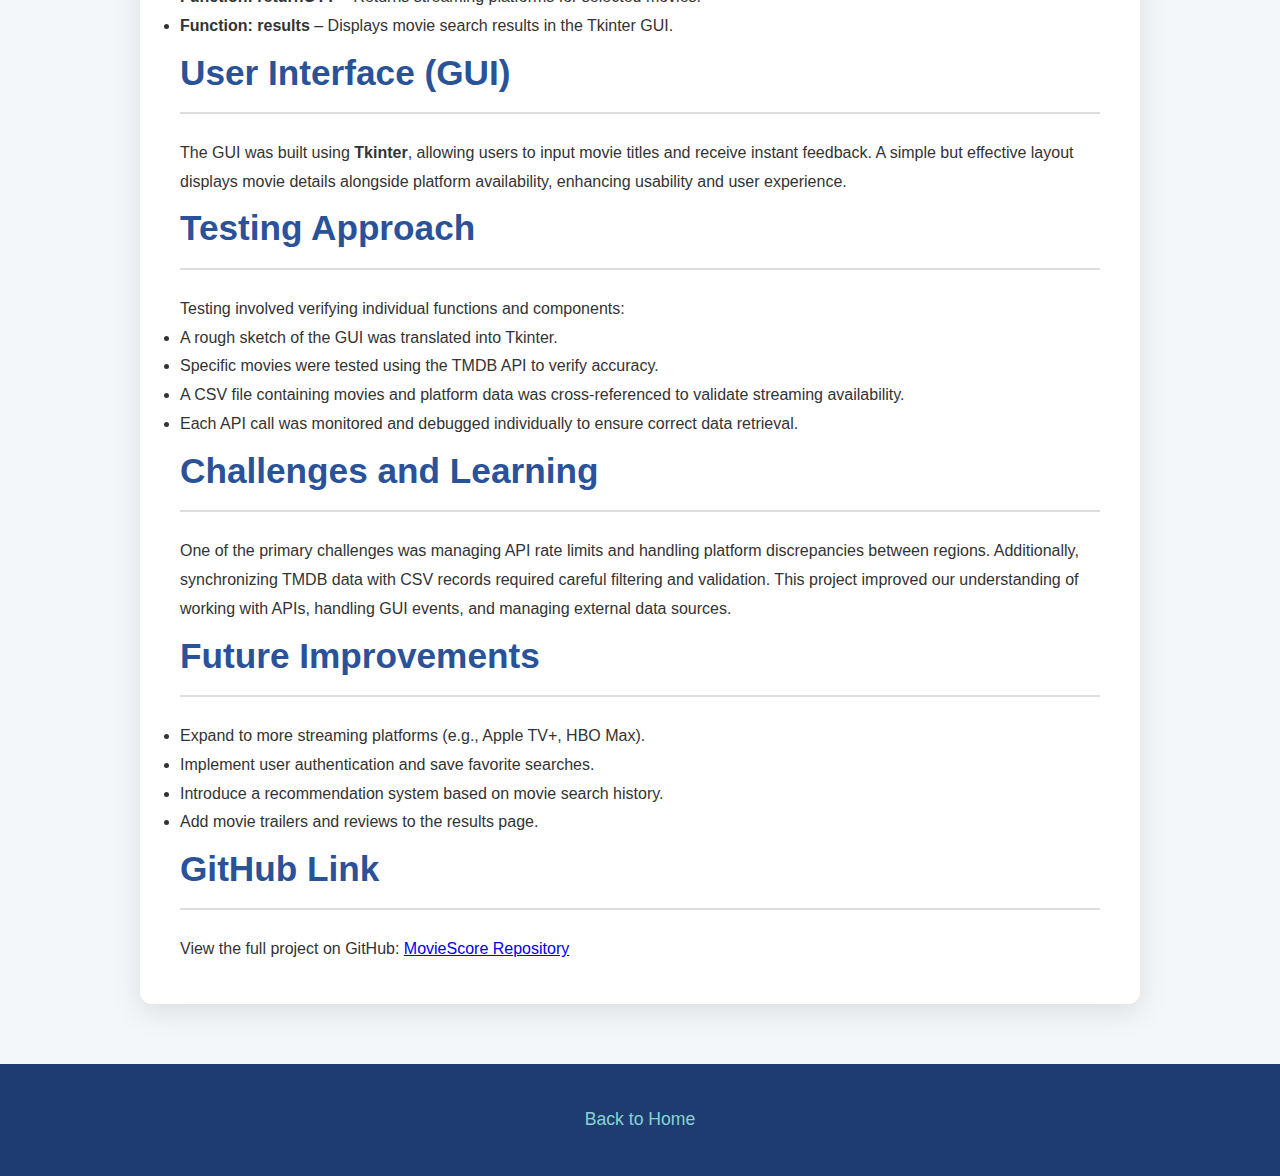
<file: projects/tmdb-movie-database.html>
<!DOCTYPE html>
<html lang="en">
<head>
    <meta charset="UTF-8">
    <meta name="viewport" content="width=device-width, initial-scale=1.0">
    <title>MovieScore | Project</title>
    <link rel="stylesheet" href="../assets/css/style.css">
</head>
<body>
    <header>
        <h1>🎬 MovieScore (TMDB Movie Database)</h1>
        <p>A movie search portal integrated with TMDB API and streaming platform availability.</p>
    </header>

    <section class="project-detail">
        <h2>Overview</h2>
        <p>
            <strong>MovieScore</strong> is a movie search portal that allows users to search for movie descriptions, cast details, and availability across major streaming platforms. 
            The application connects to <strong>TMDB (The Movie Database) API</strong> and cross-references data with Netflix, Hulu, Amazon Prime, and Disney+ to provide streaming availability.
        </p>

        <h2>Motivation</h2>
        <p>
            With the rise of streaming services, users often need to search across multiple platforms to find where a movie is available. 
            MovieScore aims to simplify this by offering a unified portal that retrieves movie details and lists streaming availability, streamlining the user experience.
        </p>

        <h2>Team Members</h2>
        <ul>
            <li>Rayyan Hussain – <i>TMDB API Integration & GUI</i></li>
            <li>Rahul Ramesh Omalur – <i>Platform Availability (OTT) Checker</i></li>
            <li>Mehul Aggarwal – <i>Backend & Testing</i></li>
        </ul>

        <h2>Technologies Used</h2>
        <ul>
            <li><strong>Python</strong> – Core development language</li>
            <li><strong>TMDB API</strong> – Movie data and metadata</li>
            <li><strong>Tkinter</strong> – Graphical User Interface (GUI)</li>
            <li><strong>Pandas & CSV</strong> – Platform availability checks</li>
        </ul>

        <h2>Key Features</h2>
        <ul>
            <li>Search for movies by title or genre.</li>
            <li>Retrieve movie descriptions, cast lists, and ratings.</li>
            <li>Check streaming availability on Netflix, Hulu, Amazon Prime, and Disney+.</li>
            <li>Simple GUI for intuitive user interaction.</li>
        </ul>

        <h2>Code Breakdown</h2>
        <p>
            The project is structured around a single Python file with approximately 134 lines of code. The core components include:
        </p>
        <ul>
            <li><strong>Class: Movie</strong> – Represents movie objects fetched from the TMDB API.</li>
            <li><strong>Function: createMovieObjects</strong> – Generates movie objects from API data.</li>
            <li><strong>Function: platCheck</strong> – Checks platform availability.</li>
            <li><strong>Function: returnOTT</strong> – Returns streaming platforms for selected movies.</li>
            <li><strong>Function: results</strong> – Displays movie search results in the Tkinter GUI.</li>
        </ul>

        <h2>User Interface (GUI)</h2>
        <p>
            The GUI was built using <strong>Tkinter</strong>, allowing users to input movie titles and receive instant feedback.  
            A simple but effective layout displays movie details alongside platform availability, enhancing usability and user experience.
        </p>

        <h2>Testing Approach</h2>
        <p>
            Testing involved verifying individual functions and components:
        </p>
        <ul>
            <li>A rough sketch of the GUI was translated into Tkinter.</li>
            <li>Specific movies were tested using the TMDB API to verify accuracy.</li>
            <li>A CSV file containing movies and platform data was cross-referenced to validate streaming availability.</li>
            <li>Each API call was monitored and debugged individually to ensure correct data retrieval.</li>
        </ul>

        <h2>Challenges and Learning</h2>
        <p>
            One of the primary challenges was managing API rate limits and handling platform discrepancies between regions.  
            Additionally, synchronizing TMDB data with CSV records required careful filtering and validation. 
            This project improved our understanding of working with APIs, handling GUI events, and managing external data sources.
        </p>

        <h2>Future Improvements</h2>
        <ul>
            <li>Expand to more streaming platforms (e.g., Apple TV+, HBO Max).</li>
            <li>Implement user authentication and save favorite searches.</li>
            <li>Introduce a recommendation system based on movie search history.</li>
            <li>Add movie trailers and reviews to the results page.</li>
        </ul>

        <h2>GitHub Link</h2>
        <p>
            View the full project on GitHub:  
            <a href="https://github.com/rayyanhussain2/MovieScore" target="_blank">MovieScore Repository</a>
        </p>
    </section>

    <footer>
        <p><a href="../index.html">Back to Home</a></p>
    </footer>
</body>
</html>
</file>
<file: assets/css/style.css>
/* General Reset */
* {
    margin: 0;
    padding: 0;
    box-sizing: border-box;
}

/* Body Styling */
body {
    font-family: 'Poppins', sans-serif;
    background-color: #f4f7fa;
    color: #333;
    line-height: 1.8;
    margin: 0;
    padding: 0;
}

/* Header Section */
header {
    background: linear-gradient(135deg, #1e3c72, #2a5298);
    color: white;
    text-align: center;
    padding: 80px 20px;
}

header h1 {
    font-size: 3em;
    margin-bottom: 10px;
}

header p {
    font-size: 1.1em;
    opacity: 0.9;
}

/* INDEX PAGE - Vertical Layout */
.index-layout {
    max-width: 800px;
    margin: 50px auto;
    padding: 40px;
    background: white;
    border-radius: 12px;
    box-shadow: 0 8px 30px rgba(0, 0, 0, 0.1);
}

.index-layout ul {
    list-style: none;
    padding: 0;
    display: flex;
    flex-direction: column;
    gap: 30px;
}

.index-layout ul li {
    background: #fff;
    padding: 30px;
    border-radius: 12px;
    box-shadow: 0 4px 15px rgba(0, 0, 0, 0.05);
    transition: transform 0.3s ease;
}

.index-layout ul li:hover {
    transform: translateY(-10px);
}

.index-layout ul li a {
    font-size: 1.4em;
    color: #333;
    font-weight: bold;
    text-decoration: none;
}

.index-layout ul li p {
    font-size: 1em;
    margin-top: 10px;
    color: #666;
}

/* Project Detail Styling (Unchanged for Project Pages) */
.project-detail {
    max-width: 1000px;
    margin: 60px auto;
    padding: 40px;
    background: white;
    border-radius: 12px;
    box-shadow: 0 8px 30px rgba(0, 0, 0, 0.1);
}

.project-detail h2 {
    font-size: 2.2em;
    margin-bottom: 25px;
    color: #2a5298;
    border-bottom: 2px solid #ddd;
    padding-bottom: 8px;
}

/* Footer */
footer {
    text-align: center;
    padding: 40px 20px;
    color: #fff;
    background: #1e3c72;
}

footer a {
    color: #88d3ce;
    text-decoration: none;
    font-size: 1.1em;
}

footer a:hover {
    text-decoration: underline;
}
</file>
